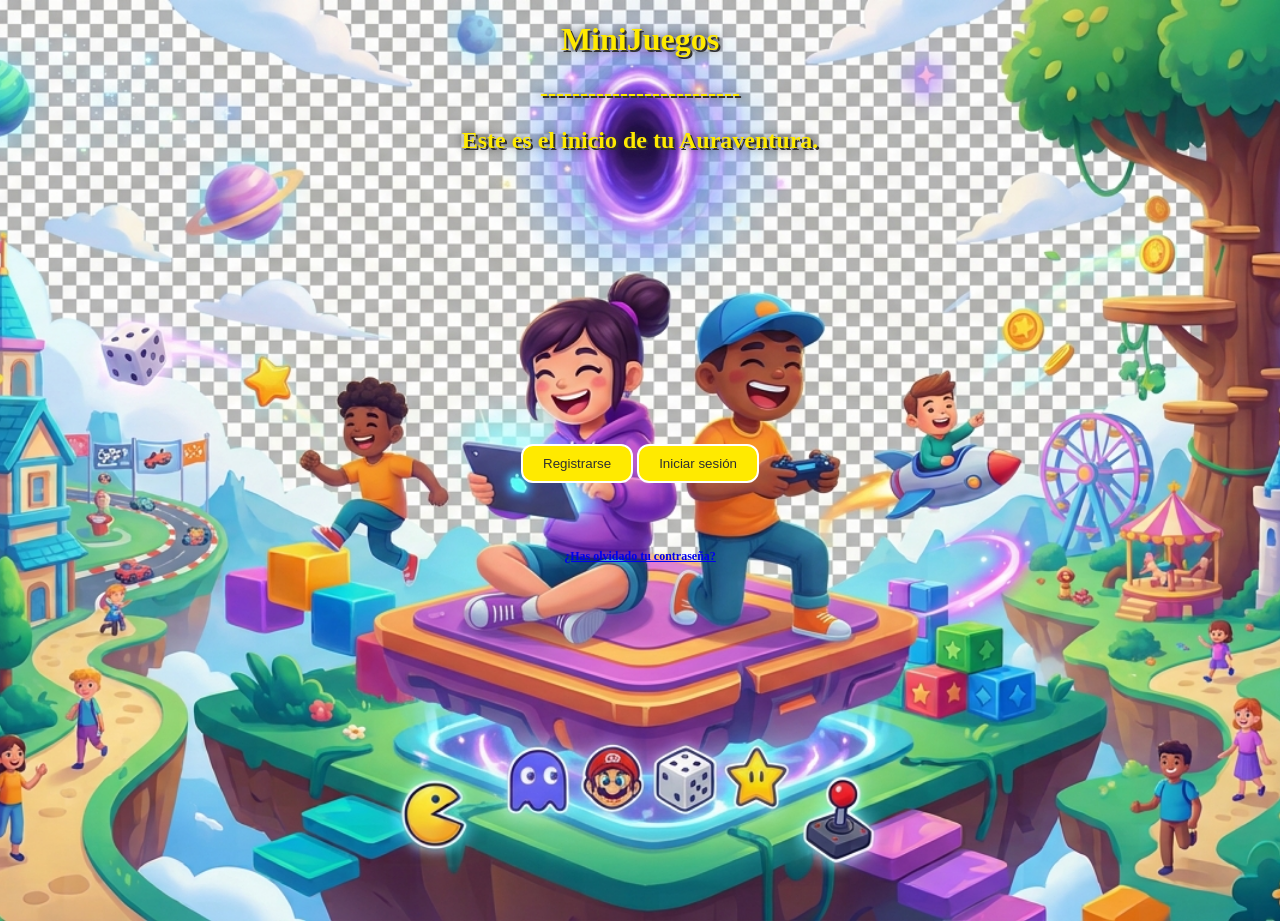
<file: index.html>
<!DOCTYPE html>
<html lang="es">
  <head>
    <meta charset="UTF-8" />
    <meta name="viewport" content="width=device-width, initial-scale=1.0" />
    <title>MiniJuegos</title>
    <link rel="stylesheet" href="css/estilos.css" />
  </head>
  <body class="fondo-seccion">
    <header>
        <center>
        <div class="mi-seccion">
          <h1>MiniJuegos</h1>
        </div>
        </center>
    </header>

    <main>
      <section>
        <center>
            <h2>-------------------------</h2>
            <h2>Este es el inicio de tu Auraventura.</h2>
            <br><br><br><br><br><br><br><br><br><br><br><br><br><br><br>
            <button class="btn" onclick="location.href='registro.html'">Registrarse</button>
            <button class="btn" onclick="location.href='login.html'">Iniciar sesión</button><br><br><br><br>
            <p style="font-size:12px;"><a href="NuevaContraseña.html"><strong>¿Has olvidado tu contraseña?</strong></a></p>
        </center>
      </section>
    </main>
  </body>
</html>
</file>
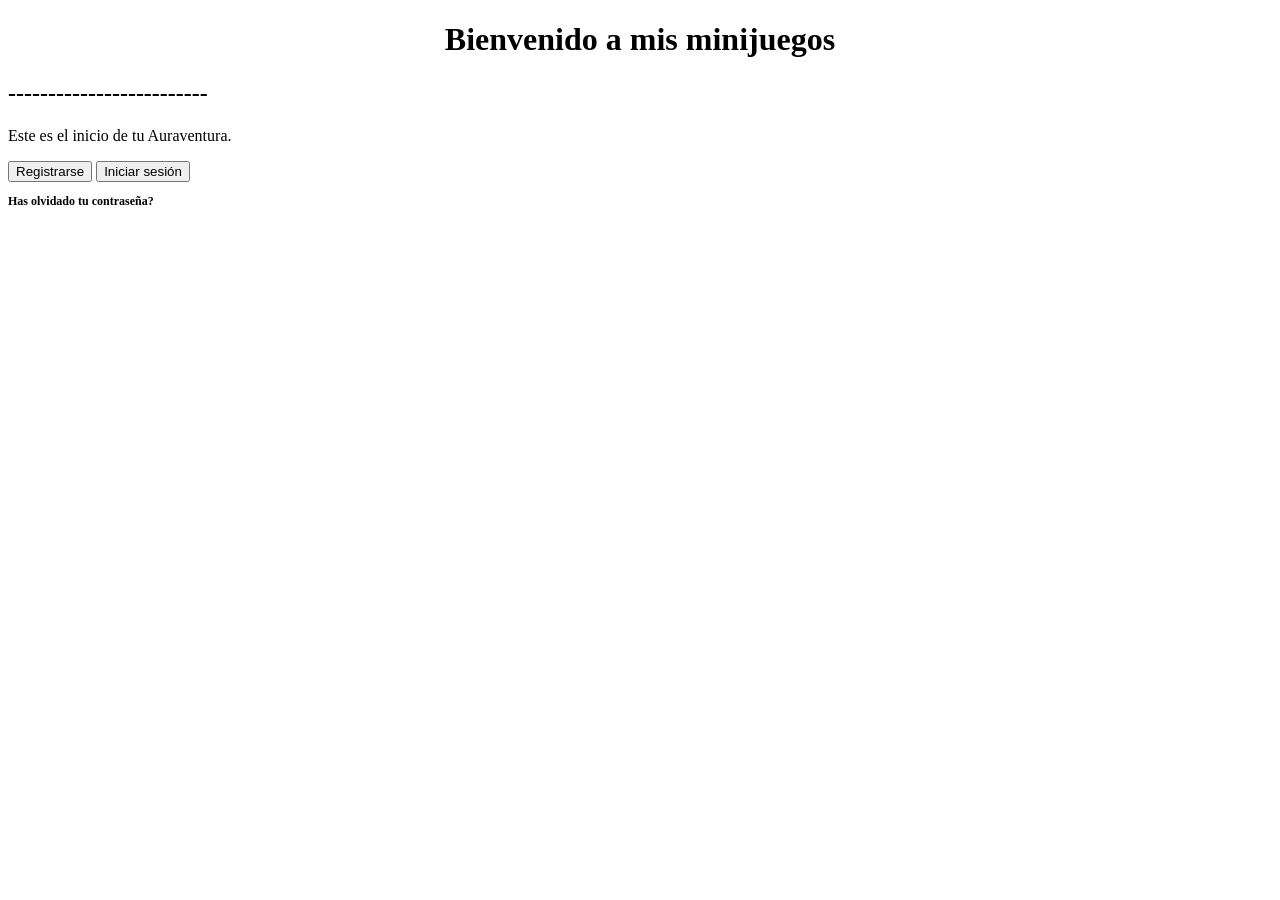
<file: img/index.html>
<!DOCTYPE html>
<html lang="es">
  <head>
    <meta charset="UTF-8" />
    <meta name="viewport" content="width=device-width, initial-scale=1.0" />
    <title>MiniJuegos</title>
  </head>
  <body>
    <header>
      <center>
        <div class="mi-seccion">
          <h1>Bienvenido a mis minijuegos</h1>
        </div>
      </center>
    </header>

    <main>
      <section>
        <h2>-------------------------</h2>
        <p>Este es el inicio de tu Auraventura.</p>
        <button class="btn" onclick="location.href='registro.html'">Registrarse</button>
        <button class="btn" onclick="location.href='login.html'">Iniciar sesión</button>
        <p style="font-size: 12px;"><strong>Has olvidado tu contraseña?</strong></p>
      </section>
    </main>
  </body>
</html>
</file>
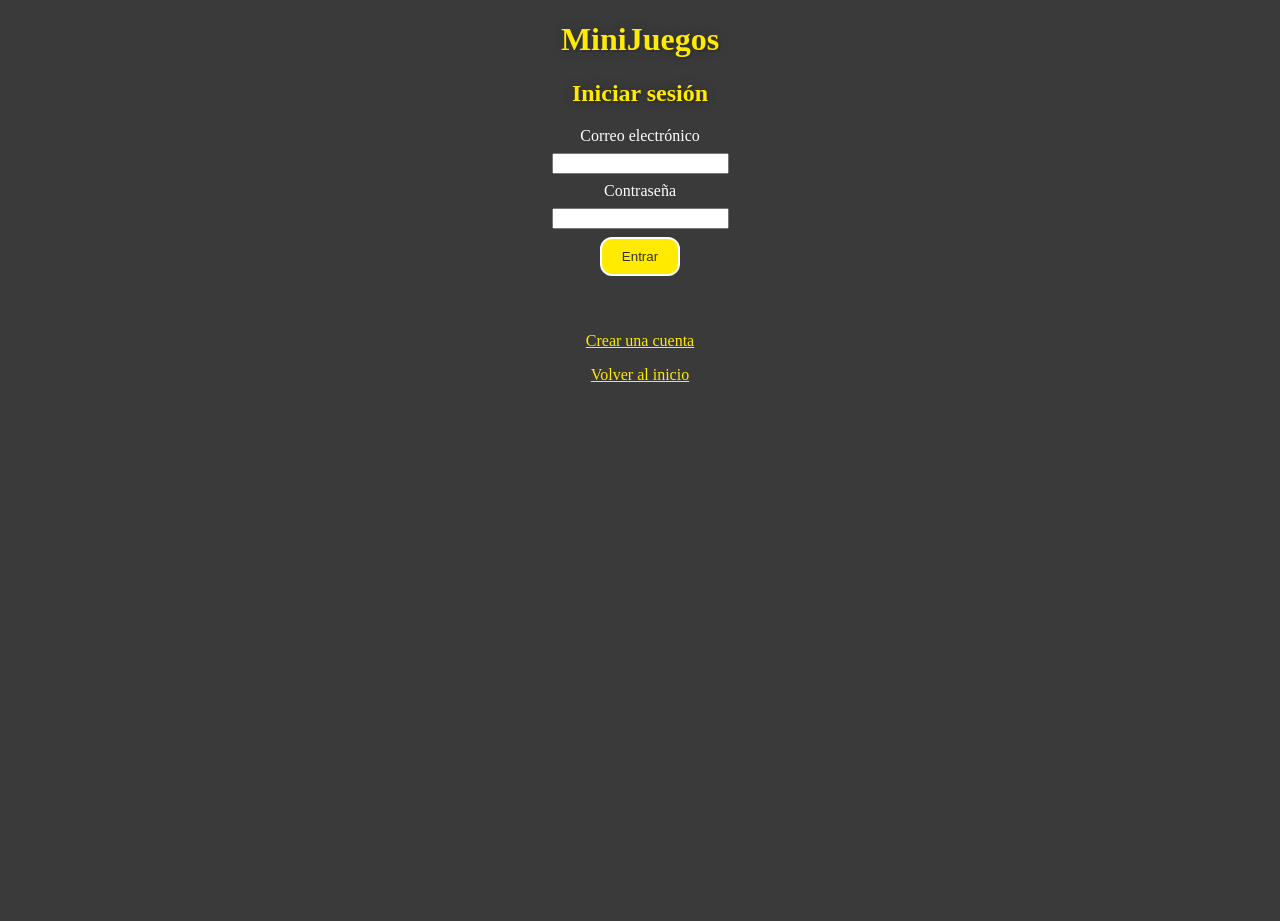
<file: login.html>
<!DOCTYPE html>
<html lang="es">
	<head>
		<meta charset="UTF-8" />
		<meta name="viewport" content="width=device-width, initial-scale=1.0" />
		<title>Iniciar sesión | MiniJuegos</title>
		<link rel="stylesheet" href="css/estilos.css" />
	</head>
	<body class="registro-pagina">
		<header class="registro-header">
			<h1>MiniJuegos</h1>
		</header>

		<main>
			<center>
				<section aria-labelledby="titulo-login">
					<h2 id="titulo-login">Iniciar sesión</h2>
					<form id="login-form">
						<label for="correo">Correo electrónico</label>
						<input id="correo" name="correo" type="email" autocomplete="username" required />

						<label for="contrasena">Contraseña</label>
						<input id="contrasena" name="contrasena" type="password" autocomplete="current-password" required />

						<button class="btn" type="submit">Entrar</button>
						<p id="mensaje-login" role="alert" aria-live="polite"></p>
					</form>
					<p><a href="registro.html">Crear una cuenta</a></p>
					<p><a href="index.html">Volver al inicio</a></p>
				</section>
			</center>
		</main>

		<script>
			document.getElementById("login-form").addEventListener("submit", (event) => {
				event.preventDefault();

				const correo = document.getElementById("correo").value.trim();
				const contrasena = document.getElementById("contrasena").value;
				const mensaje = document.getElementById("mensaje-login");

<<<<<<< HEAD
				const cuentaGuardada = JSON.parse(
					localStorage.getItem("minijuegos_cuenta") || "null",
				);
				const cuentaValida =
					cuentaGuardada &&
					correo === cuentaGuardada.correo &&
					contrasena === cuentaGuardada.contrasena;

				if (cuentaValida) {
=======
				if (correo === "sergio@gmail.com" && contrasena === "ser123") {
>>>>>>> 96162922439c65b52f5027a08309879863017e7a
					window.location.href = "img/lobby.html";
					return;
				}

				mensaje.textContent = "El correo o la contraseña no son correctos.";
			});
		</script>
	</body>
</html>
</file>
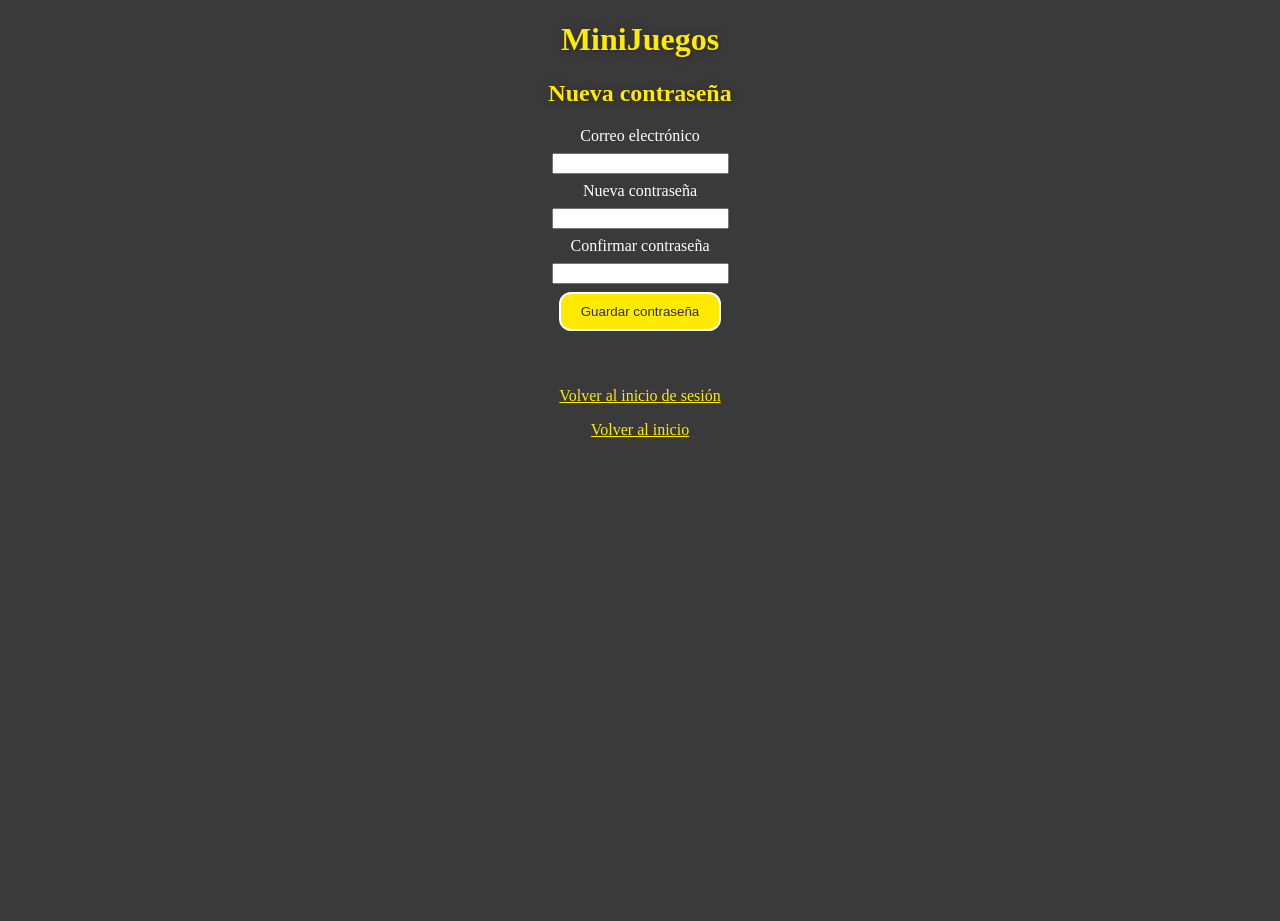
<file: NuevaContraseña.html>
<!DOCTYPE html>
<html lang="es">
	<head>
		<meta charset="UTF-8" />
		<meta name="viewport" content="width=device-width, initial-scale=1.0" />
		<title>Restablecer contraseña | MiniJuegos</title>
		<link rel="stylesheet" href="css/estilos.css" />
	</head>
	<body class="registro-pagina">
		<header class="registro-header">
			<h1>MiniJuegos</h1>
		</header>

		<main>
			<center>
				<section aria-labelledby="titulo-restablecer">
					<h2 id="titulo-restablecer">Nueva contraseña</h2>
					<form id="reset-form">
						<label for="correo">Correo electrónico</label>
						<input id="correo" name="correo" type="email" autocomplete="email" required />

						<label for="contrasena">Nueva contraseña</label>
						<input
							id="contrasena"
							name="contrasena"
							type="password"
							autocomplete="new-password"
							minlength="6"
							required
						/>

						<label for="confirmar-contrasena">Confirmar contraseña</label>
						<input
							id="confirmar-contrasena"
							name="confirmar-contrasena"
							type="password"
							autocomplete="new-password"
							minlength="6"
							required
						/>

						<button class="btn" type="submit">Guardar contraseña</button>
						<p id="mensaje-restablecer" role="alert" aria-live="polite"></p>
					</form>
					<p><a href="login.html">Volver al inicio de sesión</a></p>
					<p><a href="index.html">Volver al inicio</a></p>
				</section>
			</center>
		</main>

		<script>
			document.getElementById("reset-form").addEventListener("submit", (event) => {
				event.preventDefault();

				const correo = document.getElementById("correo").value.trim();
				const contrasena = document.getElementById("contrasena").value;
				const confirmar = document.getElementById("confirmar-contrasena").value;
				const mensaje = document.getElementById("mensaje-restablecer");

				if (contrasena !== confirmar) {
					mensaje.textContent = "Las contraseñas no coinciden.";
					return;
				}

				localStorage.setItem(
					"minijuegos_cuenta",
					JSON.stringify({
						correo,
						contrasena,
					}),
				);

				mensaje.textContent = "Contraseña actualizada correctamente.";
				event.target.reset();
				window.setTimeout(() => {
					window.location.href = "login.html";
				}, 1200);
			});
		</script>
	</body>
</html>
</file>
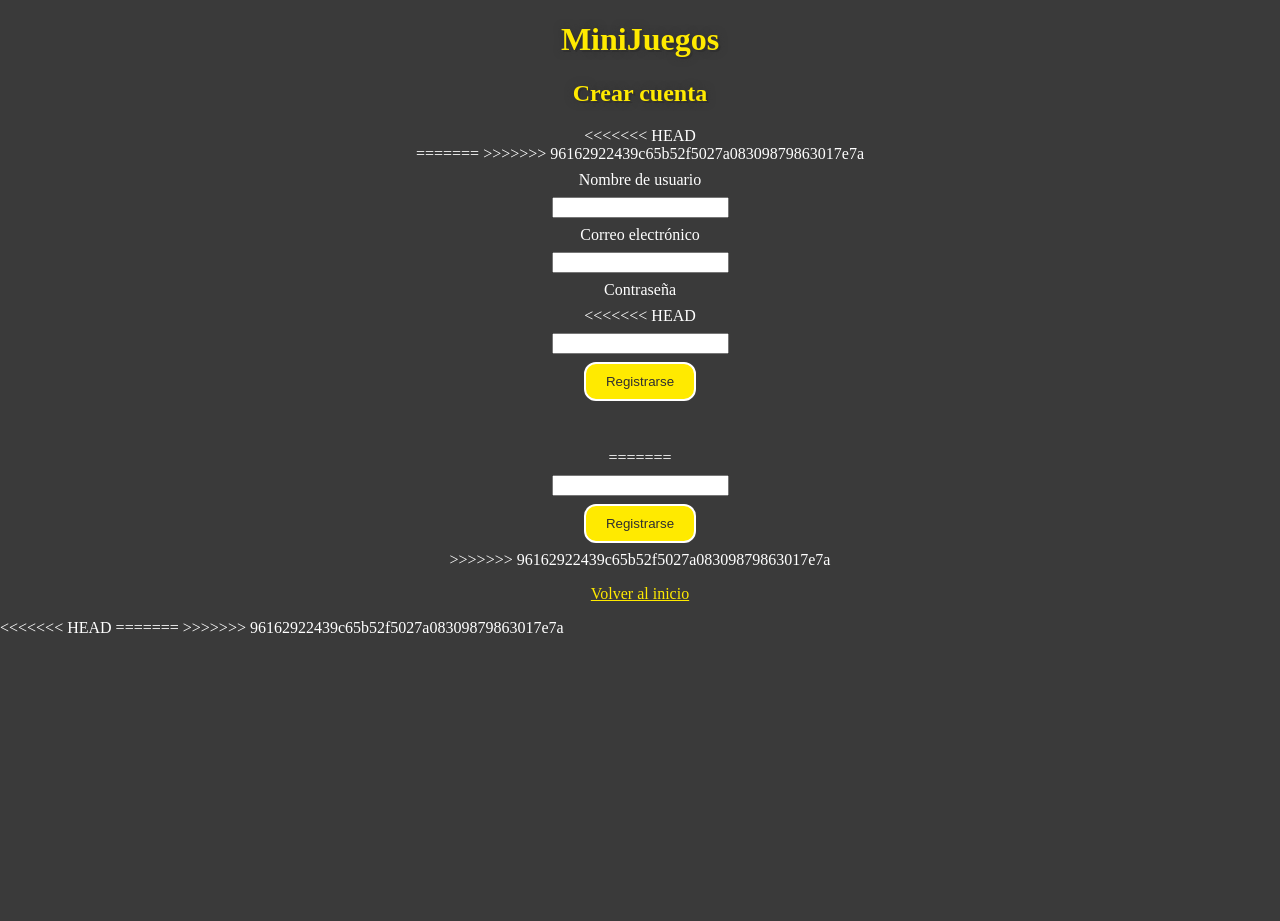
<file: registro.html>
<!DOCTYPE html>
<html lang="es">
	<head>
		<meta charset="UTF-8" />
		<meta name="viewport" content="width=device-width, initial-scale=1.0" />
		<title>Crear cuenta | MiniJuegos</title>
		<link rel="stylesheet" href="css/estilos.css" />
	</head>
	<body class="registro-pagina">
		<header class="registro-header">
			<h1>MiniJuegos</h1>
		</header>

		<main>
            <center>
			<section aria-labelledby="titulo-registro">
				<h2 id="titulo-registro">Crear cuenta</h2>
<<<<<<< HEAD
				<form id="registro-form">
=======
				<form>
>>>>>>> 96162922439c65b52f5027a08309879863017e7a
					<label for="nombre">Nombre de usuario</label>
					<input id="nombre" name="nombre" type="text" autocomplete="username" required />

					<label for="correo">Correo electrónico</label>
					<input id="correo" name="correo" type="email" autocomplete="email" required />

					<label for="contrasena">Contraseña</label>
<<<<<<< HEAD
					<input id="contrasena" name="contrasena" type="password" autocomplete="new-password" minlength="6" required />

					<button class="btn" type="submit">Registrarse</button>
					<p id="mensaje-registro" role="alert" aria-live="polite"></p>
=======
					<input id="contrasena" name="contrasena" type="password" autocomplete="new-password" required />

					<button class="btn" type="submit">Registrarse</button>
>>>>>>> 96162922439c65b52f5027a08309879863017e7a
				</form>
				<p><a href="index.html">Volver al inicio</a></p>
			</section>
            </center>
		</main>
<<<<<<< HEAD
		<script>
			document.getElementById("registro-form").addEventListener("submit", (event) => {
				event.preventDefault();

				const cuenta = {
					nombre: document.getElementById("nombre").value.trim(),
					correo: document.getElementById("correo").value.trim(),
					contrasena: document.getElementById("contrasena").value,
				};
				localStorage.setItem("minijuegos_cuenta", JSON.stringify(cuenta));
				window.location.href = "img/lobby.html";
			});
		</script>
=======
>>>>>>> 96162922439c65b52f5027a08309879863017e7a
	</body>
</html>
</file>
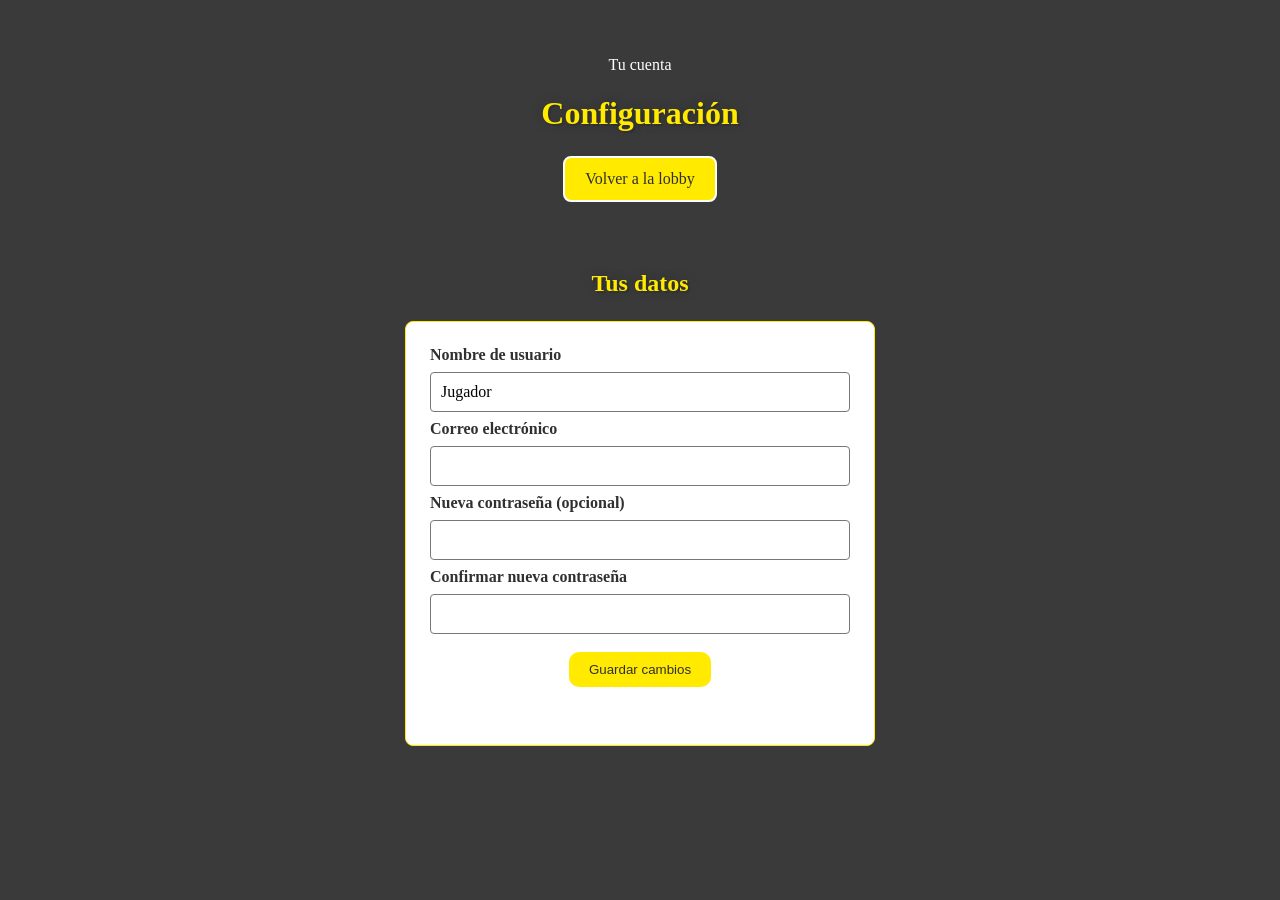
<file: diseño/configuracion.html>
<!DOCTYPE html>
<html lang="es">
	<head>
		<meta charset="UTF-8" />
		<meta name="viewport" content="width=device-width, initial-scale=1.0" />
		<title>Configuración | MiniJuegos</title>
		<link rel="stylesheet" href="../css/estilos.css" />
	</head>
	<body class="lobby-page">
		<header class="lobby-header">
			<p>Tu cuenta</p>
			<h1>Configuración</h1>
			<nav class="lobby-menu" aria-label="Navegación">
				<a class="lobby-link" href="../img/lobby.html">Volver a la lobby</a>
			</nav>
		</header>

		<main>
			<section class="lobby-modes settings-section" aria-labelledby="titulo-cuenta">
				<h2 id="titulo-cuenta">Tus datos</h2>
				<form id="configuracion-form" class="settings-form">
					<label for="nombre">Nombre de usuario</label>
					<input id="nombre" name="nombre" type="text" autocomplete="nickname" required maxlength="40" />

					<label for="correo">Correo electrónico</label>
					<input id="correo" name="correo" type="email" autocomplete="email" required />

					<label for="contrasena">Nueva contraseña <span>(opcional)</span></label>
					<input
						id="contrasena"
						name="contrasena"
						type="password"
						autocomplete="new-password"
						minlength="6"
					/>

					<label for="confirmar-contrasena">Confirmar nueva contraseña</label>
					<input
						id="confirmar-contrasena"
						name="confirmar-contrasena"
						type="password"
						autocomplete="new-password"
					/>

					<button class="btn" type="submit">Guardar cambios</button>
					<p id="mensaje-configuracion" class="page-message" role="status" aria-live="polite"></p>
				</form>
			</section>
		</main>

		<script>
			const cuentaGuardada = JSON.parse(
				localStorage.getItem("minijuegos_cuenta") || "null",
			);
			const cuenta = { nombre: "Jugador", correo: "", ...cuentaGuardada };
			const formulario = document.getElementById("configuracion-form");
			const mensaje = document.getElementById("mensaje-configuracion");

			formulario.elements.nombre.value = cuenta.nombre;
			formulario.elements.correo.value = cuenta.correo;

			formulario.addEventListener("submit", (event) => {
				event.preventDefault();

				const contrasena = formulario.elements.contrasena.value;
				const confirmar = formulario.elements["confirmar-contrasena"].value;

				if (contrasena !== confirmar && (contrasena || confirmar)) {
					mensaje.textContent = "Las contraseñas nuevas no coinciden.";
					return;
				}

				const cuentaActualizada = {
					...cuenta,
					nombre: formulario.elements.nombre.value.trim(),
					correo: formulario.elements.correo.value.trim(),
				};
				if (contrasena) {
					cuentaActualizada.contrasena = contrasena;
				}

				localStorage.setItem(
					"minijuegos_cuenta",
					JSON.stringify(cuentaActualizada),
				);
				mensaje.textContent = "Tus datos se han actualizado.";
				formulario.elements.contrasena.value = "";
				formulario.elements["confirmar-contrasena"].value = "";
			});
		</script>
	</body>
</html>
</file>
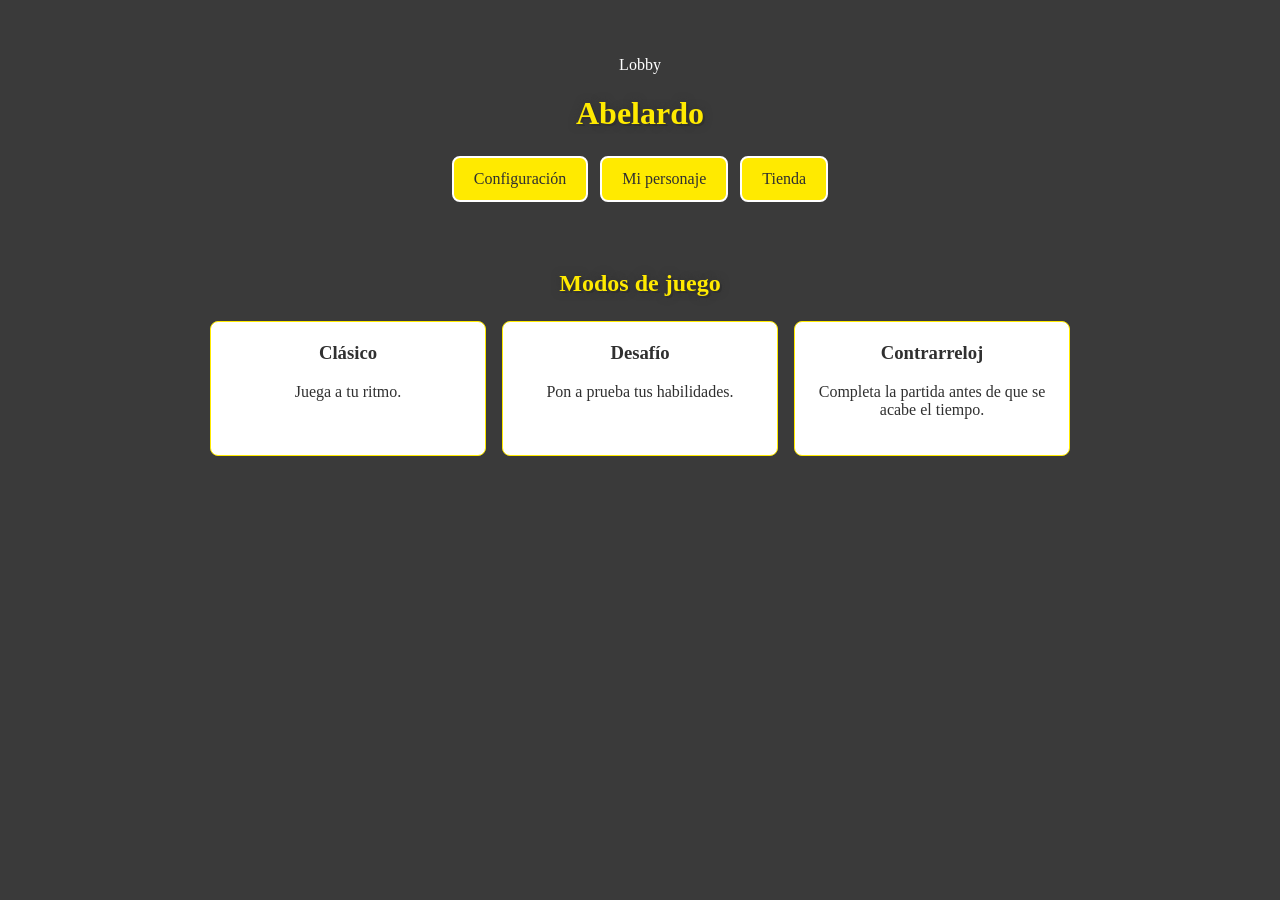
<file: img/lobby.html>
<!DOCTYPE html>
<html lang="es">
	<head>
		<meta charset="UTF-8" />
		<meta name="viewport" content="width=device-width, initial-scale=1.0" />
		<title>Lobby | Abelardo</title>
		<link rel="stylesheet" href="../css/estilos.css" />
	</head>
	<body class="lobby-page">
		<header class="lobby-header">
			<p>Lobby</p>
			<h1>Abelardo</h1>
			<nav class="lobby-menu" aria-label="Menú principal">
				<a class="lobby-link" href="../diseño/configuracion.html">Configuración</a>
				<a class="lobby-link" href="personaje.html">Mi personaje</a>
				<a class="lobby-link" href="tienda.html">Tienda</a>
			</nav>
		</header>

		<main>
			<section class="lobby-modes" id="modos" aria-labelledby="titulo-modos">
				<h2 id="titulo-modos">Modos de juego</h2>
				<div class="lobby-mode-grid">
					<article class="lobby-mode">
						<h3>Clásico</h3>
						<p>Juega a tu ritmo.</p>
					</article>
					<article class="lobby-mode">
						<h3>Desafío</h3>
						<p>Pon a prueba tus habilidades.</p>
					</article>
					<article class="lobby-mode">
						<h3>Contrarreloj</h3>
						<p>Completa la partida antes de que se acabe el tiempo.</p>
					</article>
				</div>
			</section>
		</main>
		<script>
			const cuenta = JSON.parse(localStorage.getItem("minijuegos_cuenta") || "null");
			if (cuenta && cuenta.nombre) {
				document.querySelector(".lobby-header h1").textContent = cuenta.nombre;
			}
		</script>
	</body>
</html>
</file>
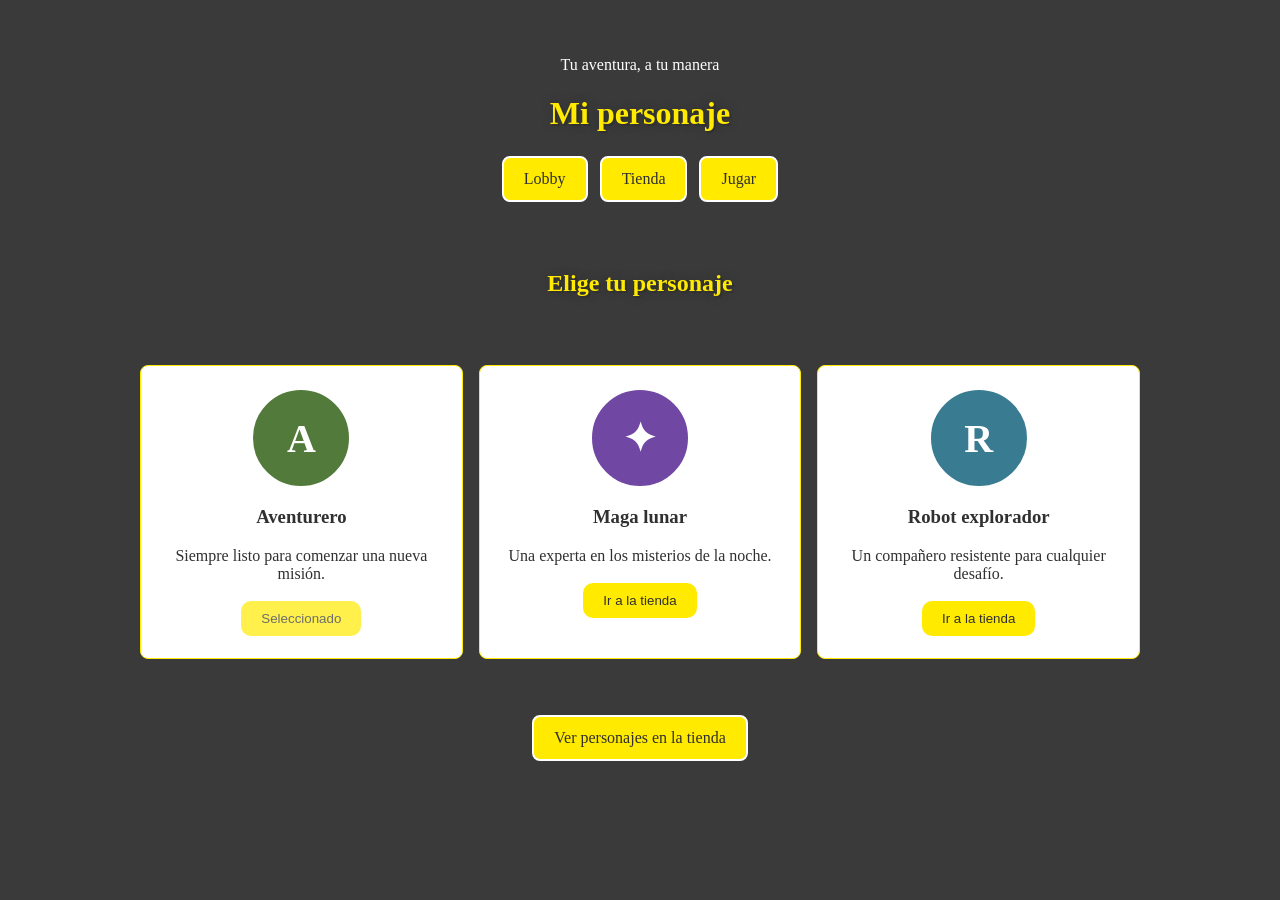
<file: img/personaje.html>
<!DOCTYPE html>
<html lang="es">
	<head>
		<meta charset="UTF-8" />
		<meta name="viewport" content="width=device-width, initial-scale=1.0" />
		<title>Mi personaje | MiniJuegos</title>
		<link rel="stylesheet" href="../css/estilos.css" />
	</head>
	<body class="lobby-page">
		<header class="lobby-header">
			<p>Tu aventura, a tu manera</p>
			<h1>Mi personaje</h1>
			<nav class="lobby-menu" aria-label="Navegación">
				<a class="lobby-link" href="lobby.html">Lobby</a>
				<a class="lobby-link" href="tienda.html">Tienda</a>
				<a class="lobby-link" href="lobby.html#modos">Jugar</a>
			</nav>
		</header>

		<main>
			<section class="lobby-modes" aria-labelledby="titulo-personaje">
				<h2 id="titulo-personaje">Elige tu personaje</h2>
				<p id="modo-seleccionado" class="shop-note"></p>
				<div class="lobby-mode-grid character-grid">
					<article class="lobby-mode character-option" data-personaje="aventurero">
						<div class="character-avatar avatar-aventurero" aria-hidden="true">A</div>
						<h3>Aventurero</h3>
						<p>Siempre listo para comenzar una nueva misión.</p>
						<button class="btn character-select" type="button" data-personaje="aventurero">Elegir</button>
					</article>
					<article class="lobby-mode character-option" data-personaje="maga">
						<div class="character-avatar avatar-maga" aria-hidden="true">✦</div>
						<h3>Maga lunar</h3>
						<p>Una experta en los misterios de la noche.</p>
						<button class="btn character-select" type="button" data-personaje="maga">Elegir</button>
					</article>
					<article class="lobby-mode character-option" data-personaje="robot">
						<div class="character-avatar avatar-robot" aria-hidden="true">R</div>
						<h3>Robot explorador</h3>
						<p>Un compañero resistente para cualquier desafío.</p>
						<button class="btn character-select" type="button" data-personaje="robot">Elegir</button>
					</article>
				</div>
				<p id="mensaje-personaje" class="page-message" role="status" aria-live="polite"></p>
				<p><a class="lobby-link" href="tienda.html">Ver personajes en la tienda</a></p>
			</section>
		</main>

		<script>
			const personajesComprados = JSON.parse(
				localStorage.getItem("minijuegos_personajes") || '["aventurero"]',
			);
			const personajeActivo =
				localStorage.getItem("minijuegos_personaje_activo") || "aventurero";
			const mensaje = document.getElementById("mensaje-personaje");
			const nombresModo = {
				clasico: "Clásico",
				desafio: "Desafío",
				contrarreloj: "Contrarreloj",
			};
			const modo = new URLSearchParams(window.location.search).get("modo");
			if (modo && nombresModo[modo]) {
				document.getElementById("modo-seleccionado").textContent =
					`Modo elegido: ${nombresModo[modo]}.`;
			}

			document.querySelectorAll(".character-option").forEach((opcion) => {
				const personaje = opcion.dataset.personaje;
				const boton = opcion.querySelector(".character-select");
				const disponible = personajesComprados.includes(personaje);

				if (!disponible) {
					boton.textContent = "Ir a la tienda";
					boton.addEventListener("click", () => {
						window.location.href = "tienda.html";
					});
				} else if (personaje === personajeActivo) {
					boton.textContent = "Seleccionado";
					boton.disabled = true;
				} else {
					boton.addEventListener("click", () => {
						localStorage.setItem("minijuegos_personaje_activo", personaje);
						mensaje.textContent = "Personaje seleccionado.";
						window.setTimeout(() => window.location.reload(), 500);
					});
				}
			});
		</script>
	</body>
</html>
</file>
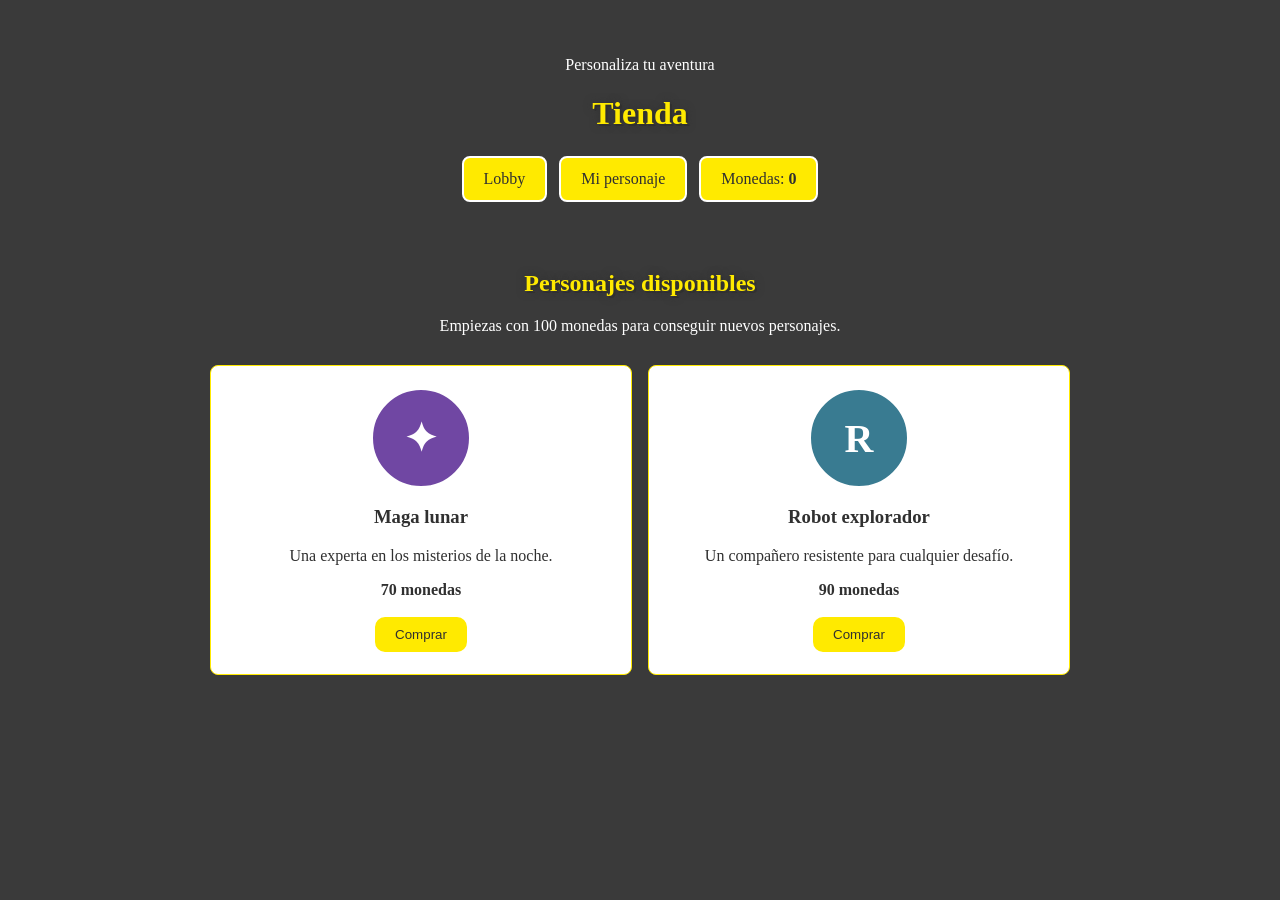
<file: img/tienda.html>
<!DOCTYPE html>
<html lang="es">
	<head>
		<meta charset="UTF-8" />
		<meta name="viewport" content="width=device-width, initial-scale=1.0" />
		<title>Tienda | MiniJuegos</title>
		<link rel="stylesheet" href="../css/estilos.css" />
	</head>
	<body class="lobby-page">
		<header class="lobby-header">
			<p>Personaliza tu aventura</p>
			<h1>Tienda</h1>
			<nav class="lobby-menu" aria-label="Navegación">
				<a class="lobby-link" href="lobby.html">Lobby</a>
				<a class="lobby-link" href="personaje.html">Mi personaje</a>
				<span class="lobby-link shop-balance">Monedas: <strong id="monedas">100</strong></span>
			</nav>
		</header>

		<main>
			<section class="lobby-modes" aria-labelledby="titulo-tienda">
				<h2 id="titulo-tienda">Personajes disponibles</h2>
				<p class="shop-note">Empiezas con 100 monedas para conseguir nuevos personajes.</p>
				<div class="lobby-mode-grid">
					<article class="lobby-mode shop-item">
						<div class="character-avatar avatar-maga" aria-hidden="true">✦</div>
						<h3>Maga lunar</h3>
						<p>Una experta en los misterios de la noche.</p>
						<p class="shop-price">70 monedas</p>
						<button class="btn shop-buy" type="button" data-personaje="maga" data-precio="70">Comprar</button>
					</article>
					<article class="lobby-mode shop-item">
						<div class="character-avatar avatar-robot" aria-hidden="true">R</div>
						<h3>Robot explorador</h3>
						<p>Un compañero resistente para cualquier desafío.</p>
						<p class="shop-price">90 monedas</p>
						<button class="btn shop-buy" type="button" data-personaje="robot" data-precio="90">Comprar</button>
					</article>
				</div>
				<p id="mensaje-tienda" class="page-message" role="status" aria-live="polite"></p>
			</section>
		</main>

		<script>
			const personajesComprados = JSON.parse(
				localStorage.getItem("minijuegos_personajes") || '["aventurero"]',
			);
			let monedas = Number(localStorage.getItem("minijuegos_monedas"));
			if (!Number.isFinite(monedas) || monedas < 0) {
				monedas = 100;
				localStorage.setItem("minijuegos_monedas", String(monedas));
			}

			const monedasElemento = document.getElementById("monedas");
			const mensaje = document.getElementById("mensaje-tienda");

			function actualizarTienda() {
				monedasElemento.textContent = String(monedas);
				document.querySelectorAll(".shop-buy").forEach((boton) => {
					const yaComprado = personajesComprados.includes(boton.dataset.personaje);
					boton.disabled = yaComprado;
					boton.textContent = yaComprado ? "Comprado" : "Comprar";
				});
			}

			document.querySelectorAll(".shop-buy").forEach((boton) => {
				boton.addEventListener("click", () => {
					const personaje = boton.dataset.personaje;
					const precio = Number(boton.dataset.precio);

					if (personajesComprados.includes(personaje)) {
						mensaje.textContent = "Ya tienes este personaje.";
						return;
					}
					if (monedas < precio) {
						mensaje.textContent = "No tienes suficientes monedas.";
						return;
					}

					monedas -= precio;
					personajesComprados.push(personaje);
					localStorage.setItem("minijuegos_monedas", String(monedas));
					localStorage.setItem(
						"minijuegos_personajes",
						JSON.stringify(personajesComprados),
					);
					mensaje.textContent = "¡Personaje comprado! Ya puedes elegirlo.";
					actualizarTienda();
				});
			});

			actualizarTienda();
		</script>
	</body>
</html>
</file>
<file: css/estilos.css>
.btn {
  background: #ffea00;
  color: #303030;
  padding: 10px 20px;
  border: 2px solid #fff;
  border-radius: 12px;
  cursor: pointer;
}

.btn:hover {
  background: #fff;
}

h1,
h2 {
  color: #ffea00;
  text-shadow: 2px 2px 0 #303030, 0 0 8px #303030;
}

.registro-header {
  text-align: center;
}

.registro-pagina {
  min-height: 100vh;
  margin: 0;
  background-color: #3a3a3a;
  color: #fff;
}

.registro-pagina a {
  color: #ffea00;
}

form {
  display: flex;
  flex-direction: column;
  align-items: center;
  gap: 8px;
}

.fondo-seccion {
  background-image: url('../img/fondo.jpg');
  background-size: cover;
  background-position: center;
  background-repeat: no-repeat;
  width: 100%;
  min-height: 100vh;
  margin: 0;
<<<<<<< HEAD
}

.lobby-page {
  min-height: 100vh;
  margin: 0;
  background-color: #3a3a3a;
  color: #fff;
}

.lobby-header,
.lobby-modes {
  text-align: center;
}

.lobby-header {
  padding: 40px 20px 24px;
}

.lobby-header > p {
  margin-bottom: 4px;
}

.lobby-menu {
  display: flex;
  justify-content: center;
  flex-wrap: wrap;
  gap: 12px;
  margin-top: 24px;
}

.lobby-link {
  display: inline-block;
  padding: 12px 20px;
  border: 2px solid #fff;
  border-radius: 8px;
  background: #ffea00;
  color: #303030;
  text-decoration: none;
}

.lobby-link:hover {
  background: #fff;
}

.lobby-modes {
  padding: 24px 20px 48px;
}

.lobby-mode-grid {
  display: grid;
  grid-template-columns: repeat(auto-fit, minmax(180px, 1fr));
  gap: 16px;
  max-width: 860px;
  margin: 24px auto 0;
}

.lobby-mode {
  padding: 20px;
  border: 1px solid #ffea00;
  border-radius: 8px;
  background: #fff;
  color: #303030;
}

.lobby-mode h3 {
  margin-top: 0;
}

.lobby-mode .lobby-link {
  margin-top: 8px;
}

.lobby-link:focus-visible,
.btn:focus-visible {
  outline: 3px solid #fff;
  outline-offset: 3px;
}

.shop-balance {
  cursor: default;
}

.shop-note,
.page-message {
  min-height: 1.5em;
}

.shop-item,
.character-option {
  text-align: center;
}

.shop-price {
  font-weight: bold;
}

.character-grid {
  max-width: 1000px;
}

.character-avatar {
  display: grid;
  width: 96px;
  height: 96px;
  margin: 0 auto 16px;
  place-items: center;
  border: 4px solid #fff;
  border-radius: 50%;
  color: #fff;
  font-size: 40px;
  font-weight: bold;
}

.avatar-aventurero {
  background: #527a3b;
}

.avatar-maga {
  background: #7047a3;
}

.avatar-robot {
  background: #397b91;
}

.btn:disabled {
  cursor: default;
  opacity: 0.7;
}

.page-message {
  color: #ffea00;
  font-weight: bold;
}

.settings-section {
  max-width: 720px;
  margin: 0 auto;
}

.settings-form {
  align-items: stretch;
  max-width: 420px;
  margin: 24px auto 0;
  padding: 24px;
  border: 1px solid #ffea00;
  border-radius: 8px;
  background: #fff;
  color: #303030;
  text-align: left;
}

.settings-form label {
  font-weight: bold;
}

.settings-form input {
  box-sizing: border-box;
  width: 100%;
  padding: 10px;
  border: 1px solid #777;
  border-radius: 4px;
  font: inherit;
}

.settings-form .btn {
  align-self: center;
  margin-top: 8px;
}

.settings-form .page-message {
  margin: 0;
  text-align: center;
}

@media (max-width: 480px) {
  .lobby-header {
    padding: 28px 12px 16px;
  }

  .lobby-link {
    padding: 10px 14px;
  }

  .settings-form {
    padding: 18px;
  }
=======
>>>>>>> 96162922439c65b52f5027a08309879863017e7a
}
</file>
